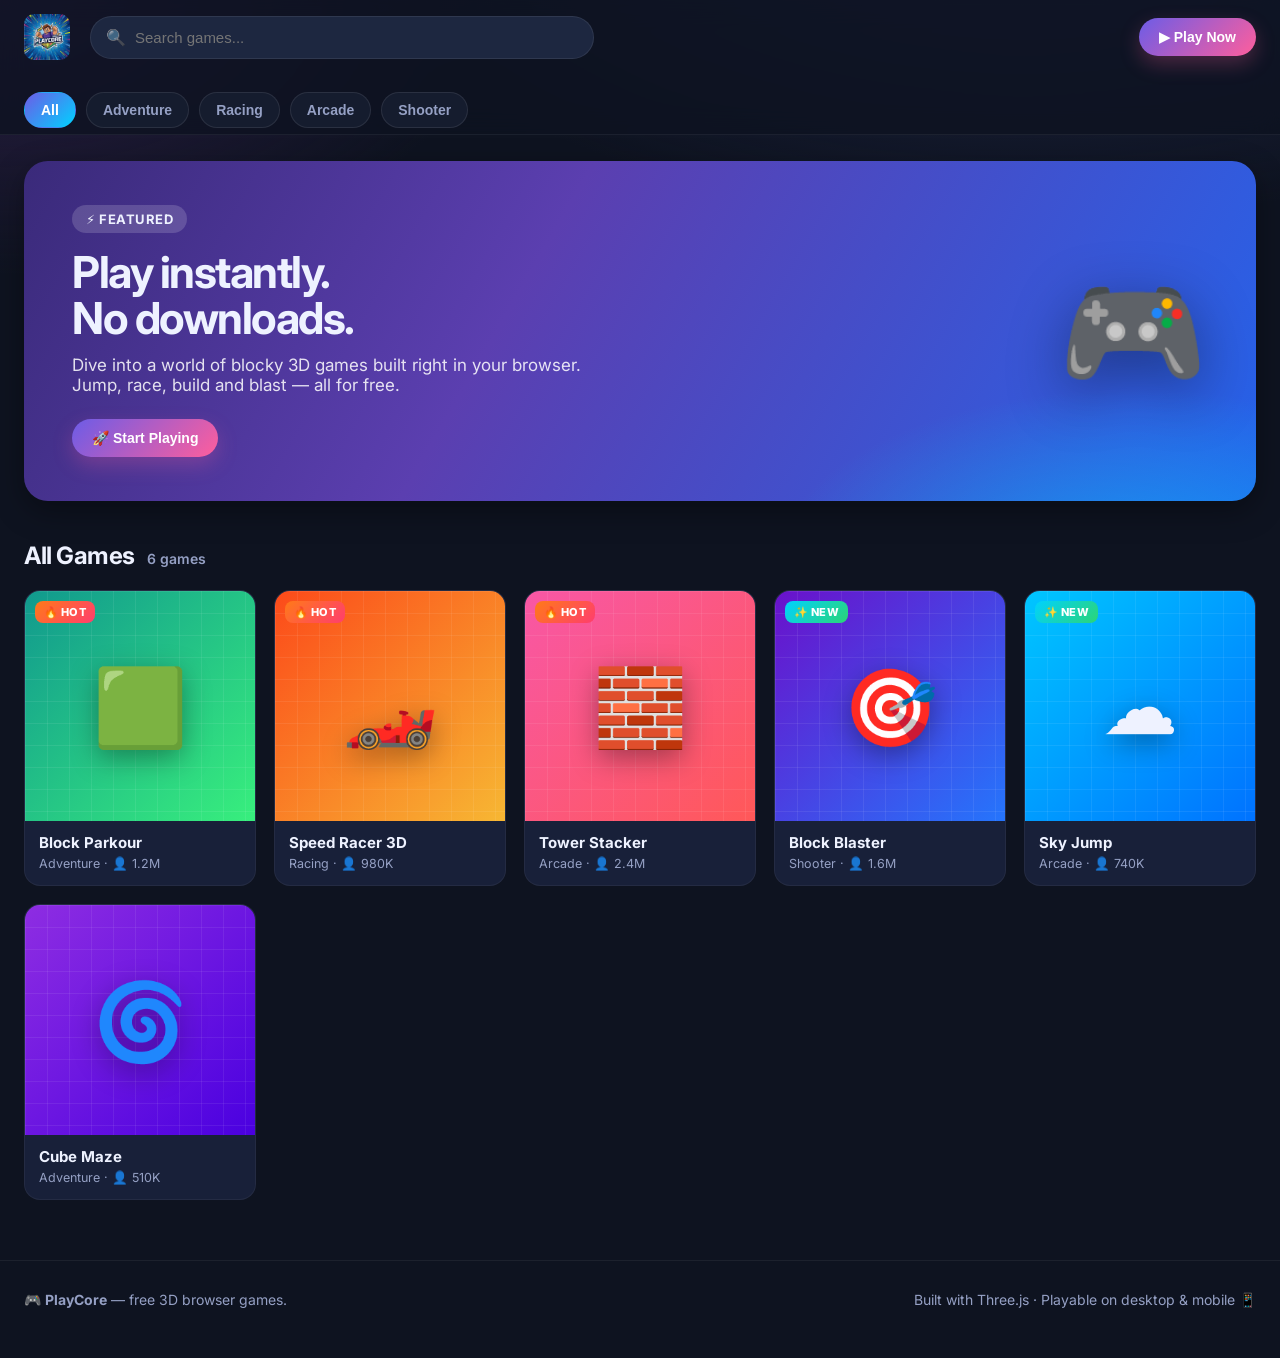
<file: index.html>
<!DOCTYPE html>
<html lang="en">
  <head>
    <meta charset="UTF-8" />
    <meta name="viewport" content="width=device-width, initial-scale=1.0" />
    <title>PlayCore · Play Free 3D Games Online</title>
    <meta name="description" content="PlayCore is your hub for free 3D browser games. Play parkour, racing, shooters and more — no downloads, just play!" />
    <link rel="preconnect" href="https://fonts.googleapis.com" />
    <link rel="preconnect" href="https://fonts.gstatic.com" crossorigin />
    <link href="https://fonts.googleapis.com/css2?family=Inter:wght@400;600;700;800&display=swap" rel="stylesheet" />
    <link rel="stylesheet" href="css/style.css" />
    <link rel="icon" href="assets/playcore-logo.png" />
  </head>
  <body>
    <header>
      <nav class="nav">
        <a class="logo" href="index.html" aria-label="PlayCore home">
          <img src="assets/playcore-logo.png" alt="PlayCore" class="logo-img" />
        </a>
        <div class="search">
          <span class="icon">🔍</span>
          <input id="search" type="text" placeholder="Search games..." autocomplete="off" />
        </div>
        <div class="nav-spacer"></div>
        <button class="btn" id="hero-play">▶ Play Now</button>
      </nav>
      <div class="chips" id="chips"></div>
    </header>

    <main class="container">
      <section class="hero">
        <div class="hero-inner">
          <div class="hero-text">
            <span class="tag">⚡ Featured</span>
            <h1>Play instantly.<br />No downloads.</h1>
            <p>Dive into a world of blocky 3D games built right in your browser. Jump, race, build and blast — all for free.</p>
            <button class="btn" onclick="document.getElementById('hero-play').click()">🚀 Start Playing</button>
          </div>
          <div class="hero-art">🎮</div>
        </div>
      </section>

      <section class="section">
        <div class="section-head">
          <h2>All Games</h2>
          <span class="count" id="count"></span>
        </div>
        <div class="grid" id="grid"></div>
      </section>
    </main>

    <footer>
      <div class="container footer-inner">
        <div>🎮 <b>PlayCore</b> — free 3D browser games.</div>
        <div>Built with Three.js · Playable on desktop &amp; mobile 📱</div>
      </div>
    </footer>

    <script src="js/portal.js"></script>
  </body>
</html>
</file>
<file: css/style.css>
:root {
  --bg: #0e1320;
  --bg-2: #151c2e;
  --bg-3: #1d2740;
  --card: #182039;
  --card-hover: #1f2b4d;
  --text: #eef2ff;
  --muted: #95a0c4;
  --accent: #6c5ce7;
  --accent-2: #00d2ff;
  --accent-3: #ff5e9c;
  --green: #2bd576;
  --radius: 16px;
  --shadow: 0 10px 30px rgba(0, 0, 0, 0.35);
  font-family: "Inter", "Segoe UI", system-ui, -apple-system, sans-serif;
}

* {
  box-sizing: border-box;
  margin: 0;
  padding: 0;
}

html,
body {
  background: radial-gradient(1200px 600px at 80% -10%, #20284a 0%, transparent 60%),
    radial-gradient(900px 500px at 0% 0%, #2a1d44 0%, transparent 55%), var(--bg);
  color: var(--text);
  min-height: 100vh;
  scroll-behavior: smooth;
}

a {
  color: inherit;
  text-decoration: none;
}

.container {
  max-width: 1280px;
  margin: 0 auto;
  padding: 0 24px;
}

/* ---------- Header ---------- */
header {
  position: sticky;
  top: 0;
  z-index: 50;
  backdrop-filter: blur(14px);
  background: rgba(14, 19, 32, 0.78);
  border-bottom: 1px solid rgba(255, 255, 255, 0.06);
}

.nav {
  display: flex;
  align-items: center;
  gap: 20px;
  padding: 14px 24px;
  max-width: 1280px;
  margin: 0 auto;
}

.logo {
  display: flex;
  align-items: center;
  gap: 10px;
  font-weight: 800;
  font-size: 22px;
  letter-spacing: -0.5px;
  white-space: nowrap;
}

.logo-img {
  height: 46px;
  width: auto;
  display: block;
  border-radius: 10px;
  transition: transform 0.15s ease;
}

.logo:hover .logo-img {
  transform: scale(1.05) rotate(-2deg);
}

.logo .mark {
  width: 38px;
  height: 38px;
  border-radius: 11px;
  background: linear-gradient(135deg, var(--accent), var(--accent-2));
  display: grid;
  place-items: center;
  font-size: 20px;
  box-shadow: 0 6px 18px rgba(108, 92, 231, 0.5);
  transform: rotate(-8deg);
}

.logo span.bolt {
  background: linear-gradient(135deg, var(--accent-2), var(--accent-3));
  -webkit-background-clip: text;
  background-clip: text;
  color: transparent;
}

.search {
  position: relative;
  flex: 1;
  max-width: 520px;
}

.search input {
  width: 100%;
  background: var(--bg-3);
  border: 1px solid rgba(255, 255, 255, 0.08);
  color: var(--text);
  padding: 12px 16px 12px 44px;
  border-radius: 999px;
  font-size: 15px;
  outline: none;
  transition: border 0.2s, box-shadow 0.2s;
}

.search input:focus {
  border-color: var(--accent);
  box-shadow: 0 0 0 4px rgba(108, 92, 231, 0.18);
}

.search .icon {
  position: absolute;
  left: 16px;
  top: 50%;
  transform: translateY(-50%);
  opacity: 0.6;
}

.nav-spacer {
  flex: 1;
}

.btn {
  border: none;
  cursor: pointer;
  font-weight: 700;
  border-radius: 999px;
  padding: 11px 20px;
  font-size: 14px;
  background: linear-gradient(135deg, var(--accent), var(--accent-3));
  color: white;
  box-shadow: 0 8px 20px rgba(255, 94, 156, 0.25);
  transition: transform 0.12s ease, box-shadow 0.12s ease;
  white-space: nowrap;
}

.btn:hover {
  transform: translateY(-2px);
}

/* ---------- Category chips ---------- */
.chips {
  display: flex;
  gap: 10px;
  overflow-x: auto;
  padding: 18px 24px 6px;
  max-width: 1280px;
  margin: 0 auto;
  scrollbar-width: none;
}

.chips::-webkit-scrollbar {
  display: none;
}

.chip {
  border: 1px solid rgba(255, 255, 255, 0.09);
  background: var(--bg-2);
  color: var(--muted);
  border-radius: 999px;
  padding: 9px 16px;
  font-size: 14px;
  font-weight: 600;
  cursor: pointer;
  white-space: nowrap;
  transition: all 0.15s ease;
}

.chip:hover {
  color: var(--text);
  border-color: rgba(255, 255, 255, 0.25);
}

.chip.active {
  background: linear-gradient(135deg, var(--accent), var(--accent-2));
  color: white;
  border-color: transparent;
}

/* ---------- Hero ---------- */
.hero {
  margin: 26px auto 8px;
  border-radius: 24px;
  overflow: hidden;
  position: relative;
  background: linear-gradient(120deg, #3a2a7a 0%, #5b3fb0 40%, #2563eb 100%);
  box-shadow: var(--shadow);
  isolation: isolate;
}

.hero::after {
  content: "";
  position: absolute;
  inset: 0;
  background: radial-gradient(600px 300px at 90% 120%, rgba(0, 210, 255, 0.5), transparent 60%);
  z-index: -1;
}

.hero-inner {
  display: flex;
  align-items: center;
  gap: 24px;
  padding: 44px 48px;
  flex-wrap: wrap;
}

.hero-text {
  flex: 1;
  min-width: 280px;
}

.hero-text .tag {
  display: inline-block;
  background: rgba(255, 255, 255, 0.16);
  padding: 6px 14px;
  border-radius: 999px;
  font-size: 13px;
  font-weight: 700;
  letter-spacing: 0.5px;
  text-transform: uppercase;
  margin-bottom: 16px;
}

.hero-text h1 {
  font-size: 44px;
  line-height: 1.05;
  letter-spacing: -1.5px;
  margin-bottom: 14px;
}

.hero-text p {
  font-size: 17px;
  color: rgba(255, 255, 255, 0.85);
  max-width: 520px;
  margin-bottom: 24px;
}

.hero-art {
  font-size: 120px;
  filter: drop-shadow(0 16px 30px rgba(0, 0, 0, 0.4));
  animation: float 4s ease-in-out infinite;
}

@keyframes float {
  0%, 100% { transform: translateY(0) rotate(-4deg); }
  50% { transform: translateY(-18px) rotate(4deg); }
}

/* ---------- Section ---------- */
.section {
  margin: 40px auto;
}

.section-head {
  display: flex;
  align-items: baseline;
  gap: 12px;
  margin-bottom: 20px;
}

.section-head h2 {
  font-size: 24px;
  letter-spacing: -0.5px;
}

.section-head .count {
  color: var(--muted);
  font-size: 14px;
  font-weight: 600;
}

/* ---------- Game grid ---------- */
.grid {
  display: grid;
  grid-template-columns: repeat(auto-fill, minmax(220px, 1fr));
  gap: 18px;
}

.card {
  background: var(--card);
  border-radius: var(--radius);
  overflow: hidden;
  cursor: pointer;
  border: 1px solid rgba(255, 255, 255, 0.05);
  transition: transform 0.16s ease, box-shadow 0.16s ease, border 0.16s ease;
  position: relative;
}

.card:hover {
  transform: translateY(-6px);
  box-shadow: var(--shadow);
  border-color: rgba(255, 255, 255, 0.18);
}

.card .thumb {
  aspect-ratio: 1 / 1;
  position: relative;
  display: grid;
  place-items: center;
  overflow: hidden;
}

.card .thumb .emoji {
  font-size: 76px;
  filter: drop-shadow(0 8px 14px rgba(0, 0, 0, 0.35));
  transition: transform 0.25s ease;
  z-index: 2;
}

.card:hover .thumb .emoji {
  transform: scale(1.15) rotate(-6deg);
}

.card .thumb::before {
  content: "";
  position: absolute;
  inset: 0;
  background-size: 22px 22px;
  background-image: linear-gradient(rgba(255, 255, 255, 0.07) 1px, transparent 1px),
    linear-gradient(90deg, rgba(255, 255, 255, 0.07) 1px, transparent 1px);
  z-index: 1;
}

.card .play-overlay {
  position: absolute;
  inset: 0;
  background: rgba(8, 12, 22, 0.55);
  display: grid;
  place-items: center;
  opacity: 0;
  transition: opacity 0.18s ease;
  z-index: 3;
}

.card:hover .play-overlay {
  opacity: 1;
}

.card .play-overlay .play-btn {
  background: white;
  color: #111;
  font-weight: 800;
  padding: 12px 22px;
  border-radius: 999px;
  font-size: 15px;
  display: flex;
  align-items: center;
  gap: 8px;
  transform: translateY(8px);
  transition: transform 0.18s ease;
}

.card:hover .play-overlay .play-btn {
  transform: translateY(0);
}

.card .meta {
  padding: 12px 14px 14px;
}

.card .meta .title {
  font-weight: 700;
  font-size: 15px;
  margin-bottom: 4px;
}

.card .meta .sub {
  font-size: 12.5px;
  color: var(--muted);
  display: flex;
  align-items: center;
  gap: 6px;
}

.badge {
  position: absolute;
  top: 10px;
  left: 10px;
  z-index: 3;
  background: var(--accent-3);
  color: white;
  font-size: 11px;
  font-weight: 800;
  padding: 4px 9px;
  border-radius: 8px;
  letter-spacing: 0.4px;
  text-transform: uppercase;
}

.badge.hot {
  background: linear-gradient(135deg, #ff7a18, #ff3d6e);
}

.badge.new {
  background: linear-gradient(135deg, #00d2ff, #2bd576);
}

.empty {
  grid-column: 1 / -1;
  text-align: center;
  padding: 60px 20px;
  color: var(--muted);
}

/* ---------- Footer ---------- */
footer {
  border-top: 1px solid rgba(255, 255, 255, 0.06);
  margin-top: 60px;
  padding: 30px 0 50px;
  color: var(--muted);
  font-size: 14px;
}

.footer-inner {
  display: flex;
  justify-content: space-between;
  align-items: center;
  flex-wrap: wrap;
  gap: 14px;
}

/* ---------- Responsive ---------- */
@media (max-width: 720px) {
  .hero-text h1 { font-size: 32px; }
  .hero-art { display: none; }
  .nav .btn { display: none; }
  .grid { grid-template-columns: repeat(auto-fill, minmax(150px, 1fr)); }
  .card .thumb .emoji { font-size: 56px; }
}
</file>
